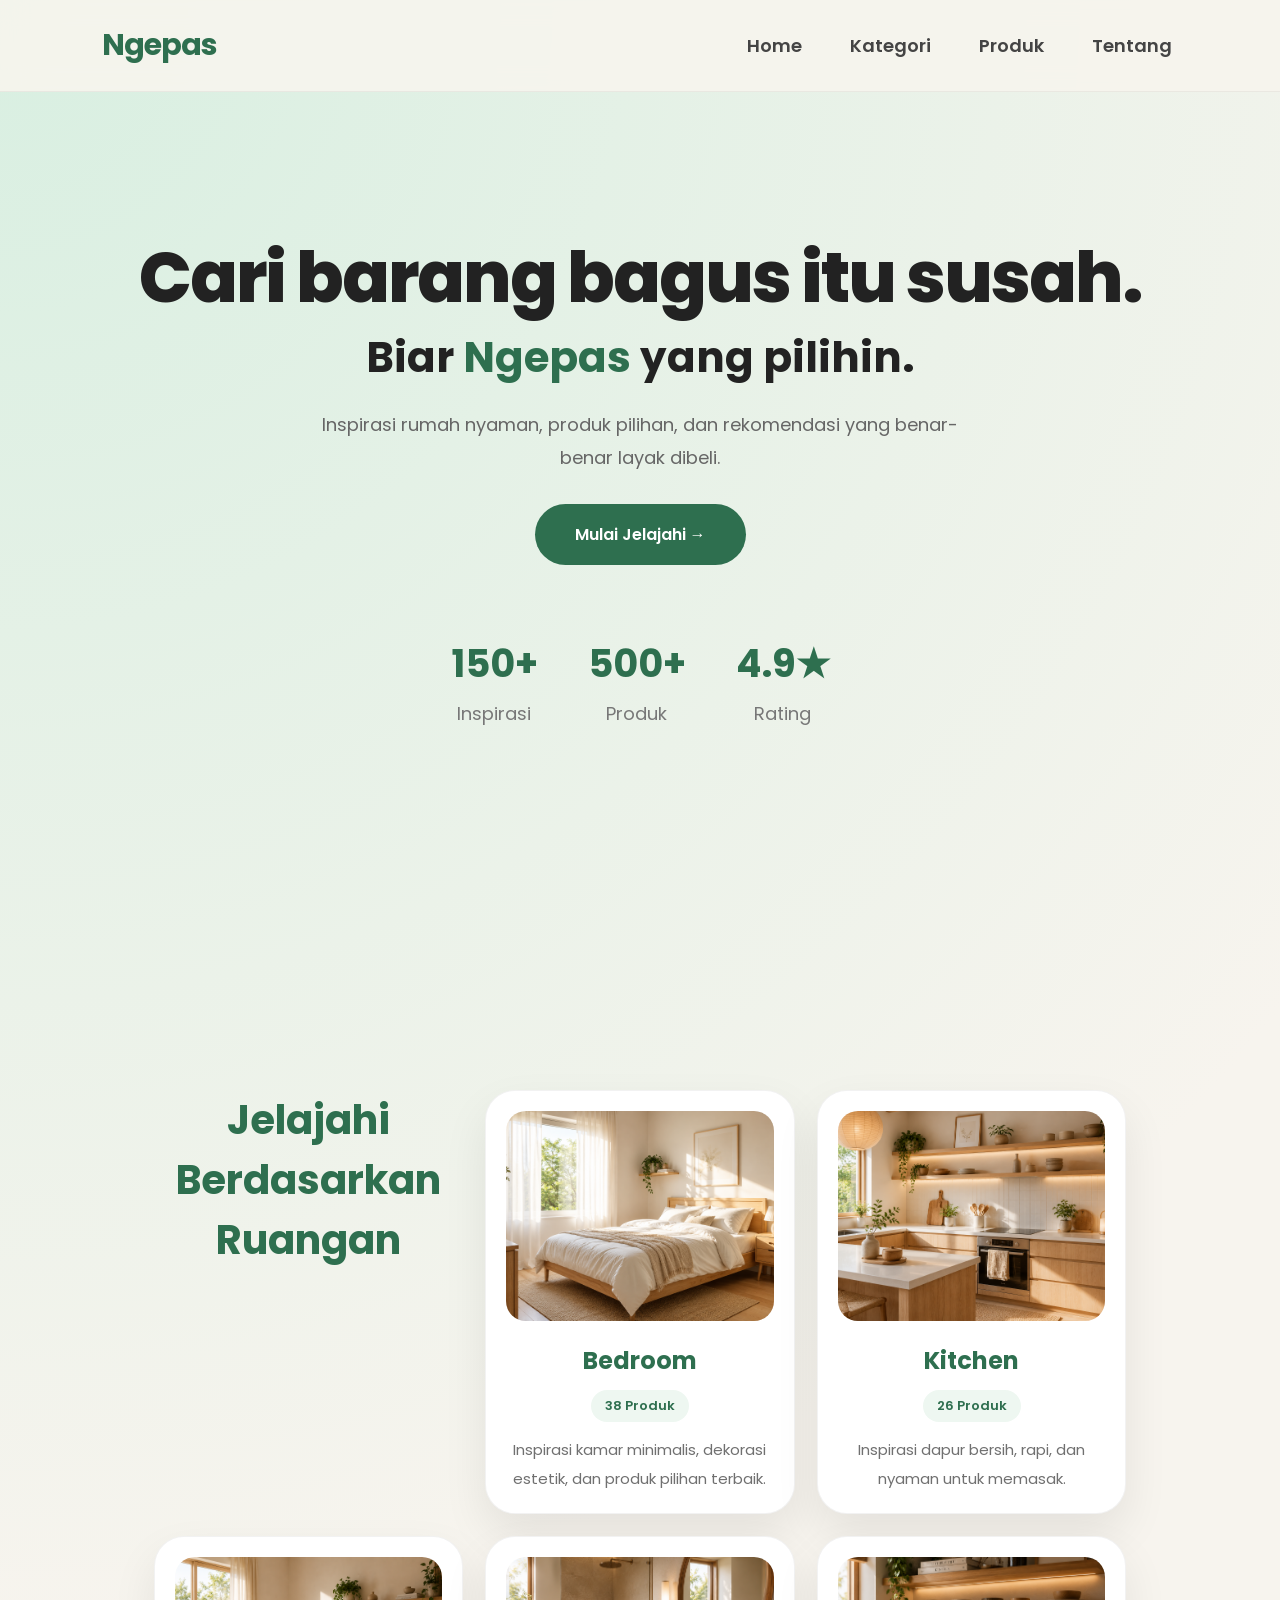
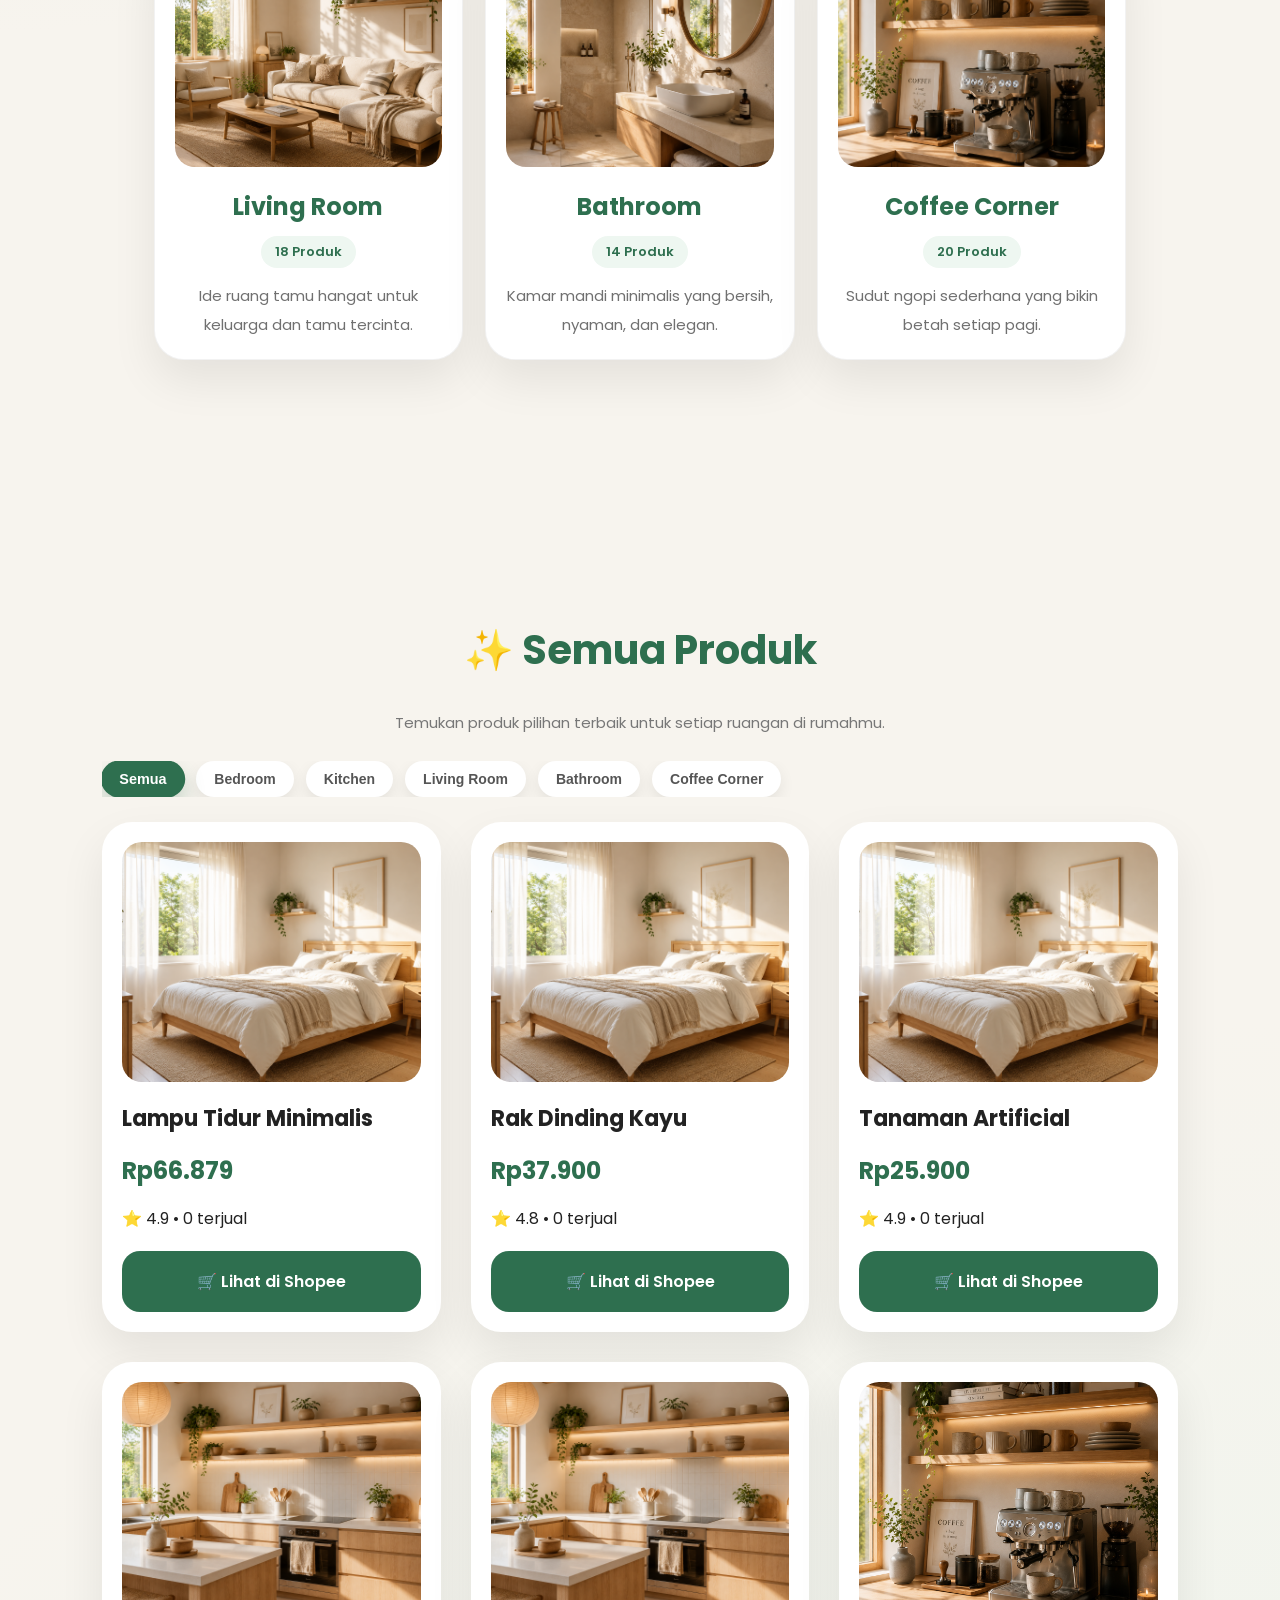
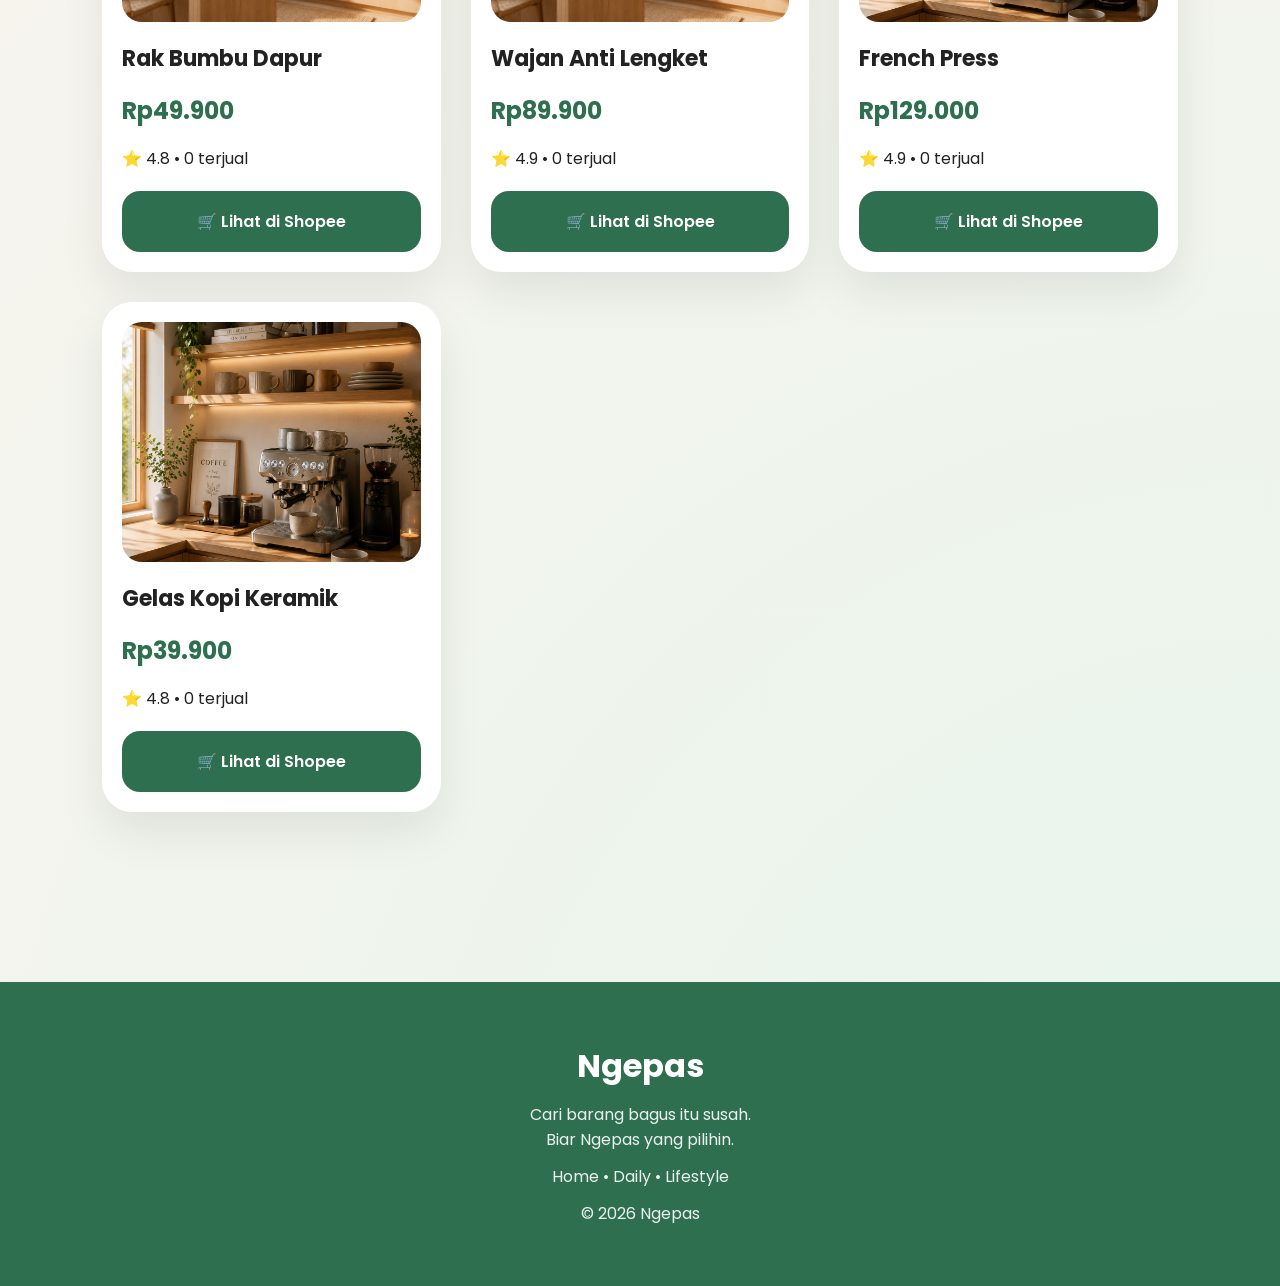
<file: index.html>
<!DOCTYPE html>
<html lang="id">

<!--==================================================
 Project : Ngepas
 Version : 1.0
 Status  : Checkpoint
 Author  : Muhammad Abdul Chakim & ChatGPT
===================================================-->

<head>

    <!-- Meta -->
    <meta charset="UTF-8">
    <meta name="viewport" content="width=device-width, initial-scale=1.0">

    <!-- SEO -->
    <meta name="description"
        content="Inspirasi rumah nyaman, produk pilihan, dan rekomendasi terbaik untuk Home, Daily & Lifestyle.">

    <meta name="theme-color" content="#2E6F4F">

    <title>Ngepas | Home • Daily • Lifestyle</title>

    <!-- Google Font -->
    <link rel="preconnect" href="https://fonts.googleapis.com">

    <link rel="preconnect" href="https://fonts.gstatic.com" crossorigin>

    <link href="https://fonts.googleapis.com/css2?family=Poppins:wght@300;400;500;600;700;800&display=swap"
        rel="stylesheet">

    <!-- CSS -->
    <link rel="stylesheet" href="css/style.css">

</head>

<body>

<!--==================================================
 HEADER
===================================================-->

<header>

    <div class="logo">
        Ngepas
    </div>

    <nav>

        <a href="#">Home</a>

        <a href="#preview">Kategori</a>

        <a href="#bedroom-products">Produk</a>

        <a href="#footer">Tentang</a>

    </nav>

</header>


<!--==================================================
 HERO
===================================================-->

<section class="hero">

    <h1>
        Cari barang bagus itu susah.
    </h1>

    <h2>
        Biar <span>Ngepas</span> yang pilihin.
    </h2>

    <p>
        Inspirasi rumah nyaman, produk pilihan,
        dan rekomendasi yang benar-benar layak dibeli.
    </p>

    <a href="#preview" class="btn">
        Mulai Jelajahi →
    </a>


    <!-- Stats -->

    <div class="stats">

        <div>

            <h2>150+</h2>

            <p>Inspirasi</p>

        </div>

        <div>

            <h2>500+</h2>

            <p>Produk</p>

        </div>

        <div>

            <h2>4.9★</h2>

            <p>Rating</p>

        </div>

    </div>

</section>

<!--==================================================
 CATEGORY
===================================================-->

<section id="preview" class="preview">

    <h2 class="section-title">
        Jelajahi Berdasarkan Ruangan
    </h2>

    <!-- Bedroom -->

    <a href="#bedroom-products" class="room-link">

        <div class="room hidden" id="bedroom">

            <img src="images/bedroom.png" alt="Bedroom Inspiration">

            <h3>Bedroom</h3>

            <span class="badge">38 Produk</span>

            <p>
                Inspirasi kamar minimalis,
                dekorasi estetik,
                dan produk pilihan terbaik.
            </p>

        </div>

    </a>


    <!-- Kitchen -->

    <a href="#bedroom-products" class="room-link">

        <div class="room hidden" id="kitchen">

            <img src="images/kitchen.png" alt="Kitchen Inspiration">

            <h3>Kitchen</h3>

            <span class="badge">26 Produk</span>

            <p>
                Inspirasi dapur bersih,
                rapi,
                dan nyaman untuk memasak.
            </p>

        </div>

    </a>


    <!-- Living Room -->

    <a href="#bedroom-products" class="room-link">

        <div class="room hidden" id="livingroom">

            <img src="images/livingroom.png" alt="Living Room Inspiration">

            <h3>Living Room</h3>

            <span class="badge">18 Produk</span>

            <p>
                Ide ruang tamu hangat
                untuk keluarga
                dan tamu tercinta.
            </p>

        </div>

    </a>


    <!-- Bathroom -->

    <a href="#bedroom-products" class="room-link">

        <div class="room hidden" id="bathroom">

            <img src="images/bathroom.png" alt="Bathroom Inspiration">

            <h3>Bathroom</h3>

            <span class="badge">14 Produk</span>

            <p>
                Kamar mandi minimalis
                yang bersih,
                nyaman,
                dan elegan.
            </p>

        </div>

    </a>


    <!-- Coffee Corner -->

    <a href="#bedroom-products" class="room-link">

        <div class="room hidden" id="coffee">

            <img src="images/coffeecorner.png" alt="Coffee Corner Inspiration">

            <h3>Coffee Corner</h3>

            <span class="badge">20 Produk</span>

            <p>
                Sudut ngopi sederhana
                yang bikin betah
                setiap pagi.
            </p>

        </div>

    </a>

</section>
<!--==================================================
 PRODUCT LIST
 Produk dibuat otomatis dari produk.json
===================================================-->

<section id="bedroom-products" class="products">

    <h2
class="section-title"
id="product-title">

✨ Semua Produk

</h2>

<p
class="section-subtitle"
id="product-subtitle">

Temukan produk pilihan terbaik untuk setiap ruangan di rumahmu.

</p>
<!-- CATEGORY FILTER -->

<div class="category-filter" id="category-filter">

</div>
    <div id="product-list">

    </div>

</section>
<!--==================================================
 FOOTER
===================================================-->

<footer id="footer">

    <h2>Ngepas</h2>

    <p>
        Cari barang bagus itu susah.
        <br>
        Biar Ngepas yang pilihin.
    </p>

    <p>
        Home • Daily • Lifestyle
    </p>

    <p>

        © 2026 Ngepas

    </p>

</footer>

<script src="js/products.js"></script>
<script src="js/categories.js"></script>
<script src="js/main.js"></script>

</body>

</html>
</file>
<file: css/style.css>
/*==================================================
 NGEPAS STYLE.CSS v1.0
 Project : Ngepas
 Version : 1.0
 Author  : Akim & ChatGPT
==================================================*/

@import url("main.css");
@import url("home.css");
@import url("category.css");
@import url("products.css");
@import url("responsive.css");
</file>
